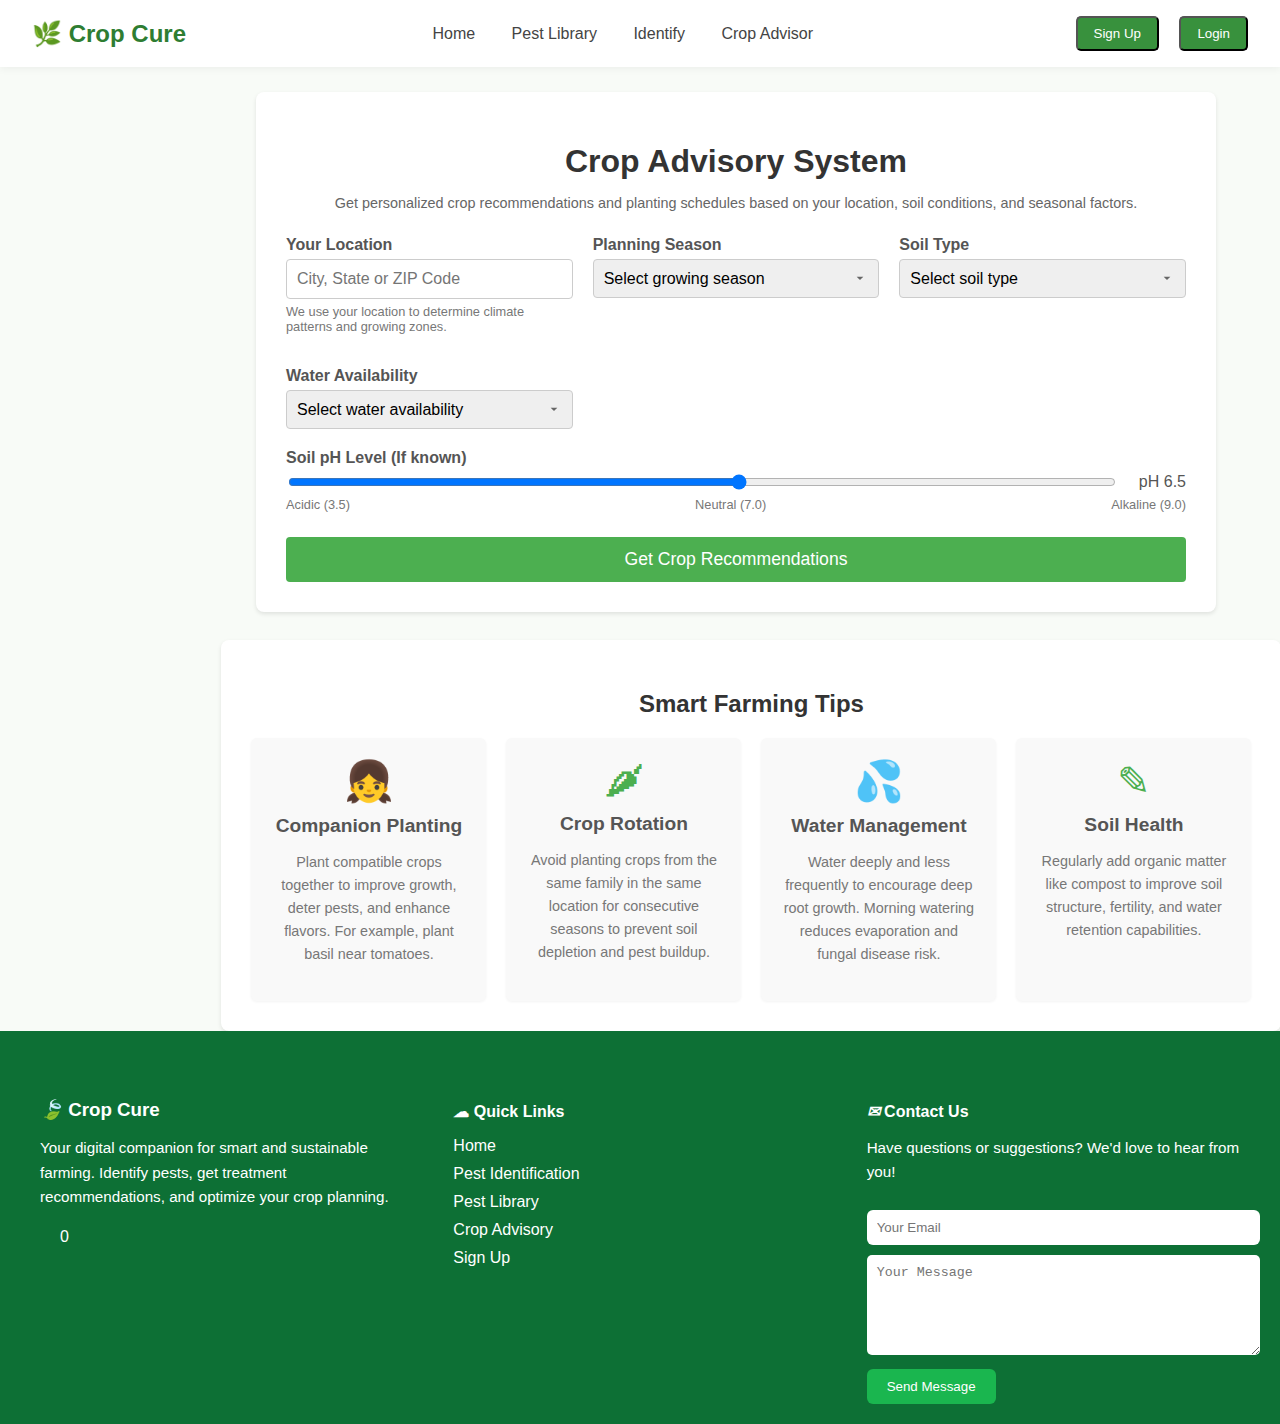
<file: crop-advise.html>
<!DOCTYPE html>
<html lang="en">
<head>
    <meta charset="UTF-8">
    <meta name="viewport" content="width=device-width, initial-scale=1.0">
    <title>Crop Advisory System</title>
    <link rel="stylesheet" href="crop-advise.css">
</head>
<body>
    <header>
        <div class="navbar">
          <div class="logo">🌿 Crop Cure</div>
          <nav>
            <a href="index.html">Home</a>
            <a href="pest.html">Pest Library</a>
            <a href="identify.html">Identify</a>
            <a href="crop-advise.html">Crop Advisor</a>
          </nav>
          <div class="auth-buttons">
            <button href="signup.html" class="signup"  >Sign Up</button>
            <button class="login">Login</button>
          </div>
        </div>
      </header>
    
    <div class="container">
        <header>
            <h1>Crop Advisory System</h1>
            <p>Get personalized crop recommendations and planting schedules based on your location, soil conditions, and seasonal factors.</p>
        </header>

        <section class="input-fields">
            <div class="location">
                <label for="location">Your Location</label>
                <input type="text" id="location" placeholder="City, State or ZIP Code">
                <p class="note">We use your location to determine climate patterns and growing zones.</p>
            </div>

            <div class="season">
                <label for="season">Planning Season</label>
                <select id="season">
                    <option value="" disabled selected>Select growing season</option>
                    <option value="kharif">Kharif (Monsoon)</option>
                    <option value="rabi">Rabi (Winter)</option>
                    <option value="zaid">Zaid (Summer)</option>
                    </select>
            </div>

            <div class="soil-type">
                <label for="soil">Soil Type</label>
                <select id="soil">
                    <option value="" disabled selected>Select soil type</option>
                    <option value="alluvial">Alluvial</option>
                    <option value="black">Black</option>
                    <option value="red">Red</option>
                    <option value="laterite">Laterite</option>
                    <option value="sandy">Sandy</option>
                    <option value="loamy">Loamy</option>
                    </select>
            </div>

            <div class="water-availability">
                <label for="water">Water Availability</label>
                <select id="water">
                    <option value="" disabled selected>Select water availability</option>
                    <option value="high">High</option>
                    <option value="medium">Medium</option>
                    <option value="low">Low</option>
                    </select>
            </div>

            <div class="soil-ph">
                <label for="ph">Soil pH Level (If known)</label>
                <div class="ph-slider-container">
                    <input type="range" id="ph" min="3.5" max="9.0" step="0.1" value="6.5">
                    <span id="ph-value">pH 6.5</span>
                </div>
                <div class="ph-labels">
                    <span>Acidic (3.5)</span>
                    <span>Neutral (7.0)</span>
                    <span>Alkaline (9.0)</span>
                </div>
            </div>
        </section>

        <button class="recommendation-button" id="getRecommendations">Get Crop Recommendations</button>
    </div>
    <section class="smart-farming-tips">
        <h2>Smart Farming Tips</h2>
        <div class="tips-container">
            <div class="tip-card">
                <div class="icon">&#128103;</div>
                <h3>Companion Planting</h3>
                <p>Plant compatible crops together to improve growth, deter pests, and enhance flavors. For example, plant basil near tomatoes.</p>
            </div>
            <div class="tip-card">
                <div class="icon">&#127798;</div>
                <h3>Crop Rotation</h3>
                <p>Avoid planting crops from the same family in the same location for consecutive seasons to prevent soil depletion and pest buildup.</p>
            </div>
            <div class="tip-card">
                <div class="icon">&#128166;</div>
                <h3>Water Management</h3>
                <p>Water deeply and less frequently to encourage deep root growth. Morning watering reduces evaporation and fungal disease risk.</p>
            </div>
            <div class="tip-card">
                <div class="icon">&#9998;</div>
                <h3>Soil Health</h3>
                <p>Regularly add organic matter like compost to improve soil structure, fertility, and water retention capabilities.</p>
            </div>
        </div>
    </section>
    <footer class="footer">
        <div class="footer-container">
          <div class="footer-section about">
            <h3><i class="leaf-icon">🍃</i> Crop Cure</h3>
            <p>Your digital companion for smart and sustainable farming. Identify pests, get treatment recommendations, and optimize your crop planning.</p>
            <div class="social-icons">
              <a href="#"><i class="fab fa-facebook"></i></a>
              <a href="#"><i class="fab fa-twitter"></i></a>
         0     <a href="#"><i class="fab fa-instagram"></i></a>
            </div>
          </div>
      
          <div class="footer-section links">
            <h4><i class="cloud-icon">☁</i> Quick Links</h4>
            <ul>
              <li><a href="index.html">Home</a></li>
              <li><a href="identify.html">Pest Identification</a></li>
              <li><a href="pest.html">Pest Library</a></li>
              <li><a href="crop-advise.html">Crop Advisory</a></li>
              <li><a href="signup.html">Sign Up</a></li>
            </ul>
          </div>
      
          <div class="footer-section contact">
            <h4><i class="envelope-icon">✉</i> Contact Us</h4>
            <p>Have questions or suggestions? We'd love to hear from you!</p>
            <form>
              <input type="email" placeholder="Your Email" required>
              <textarea placeholder="Your Message" required></textarea>
              <button type="submit">Send Message</button>
            </form>
          </div>
        </div>
        <div class="footer-bottom">
        </div>
      </footer>

    <script src="script.js"></script>
</body>
</html>
</file>
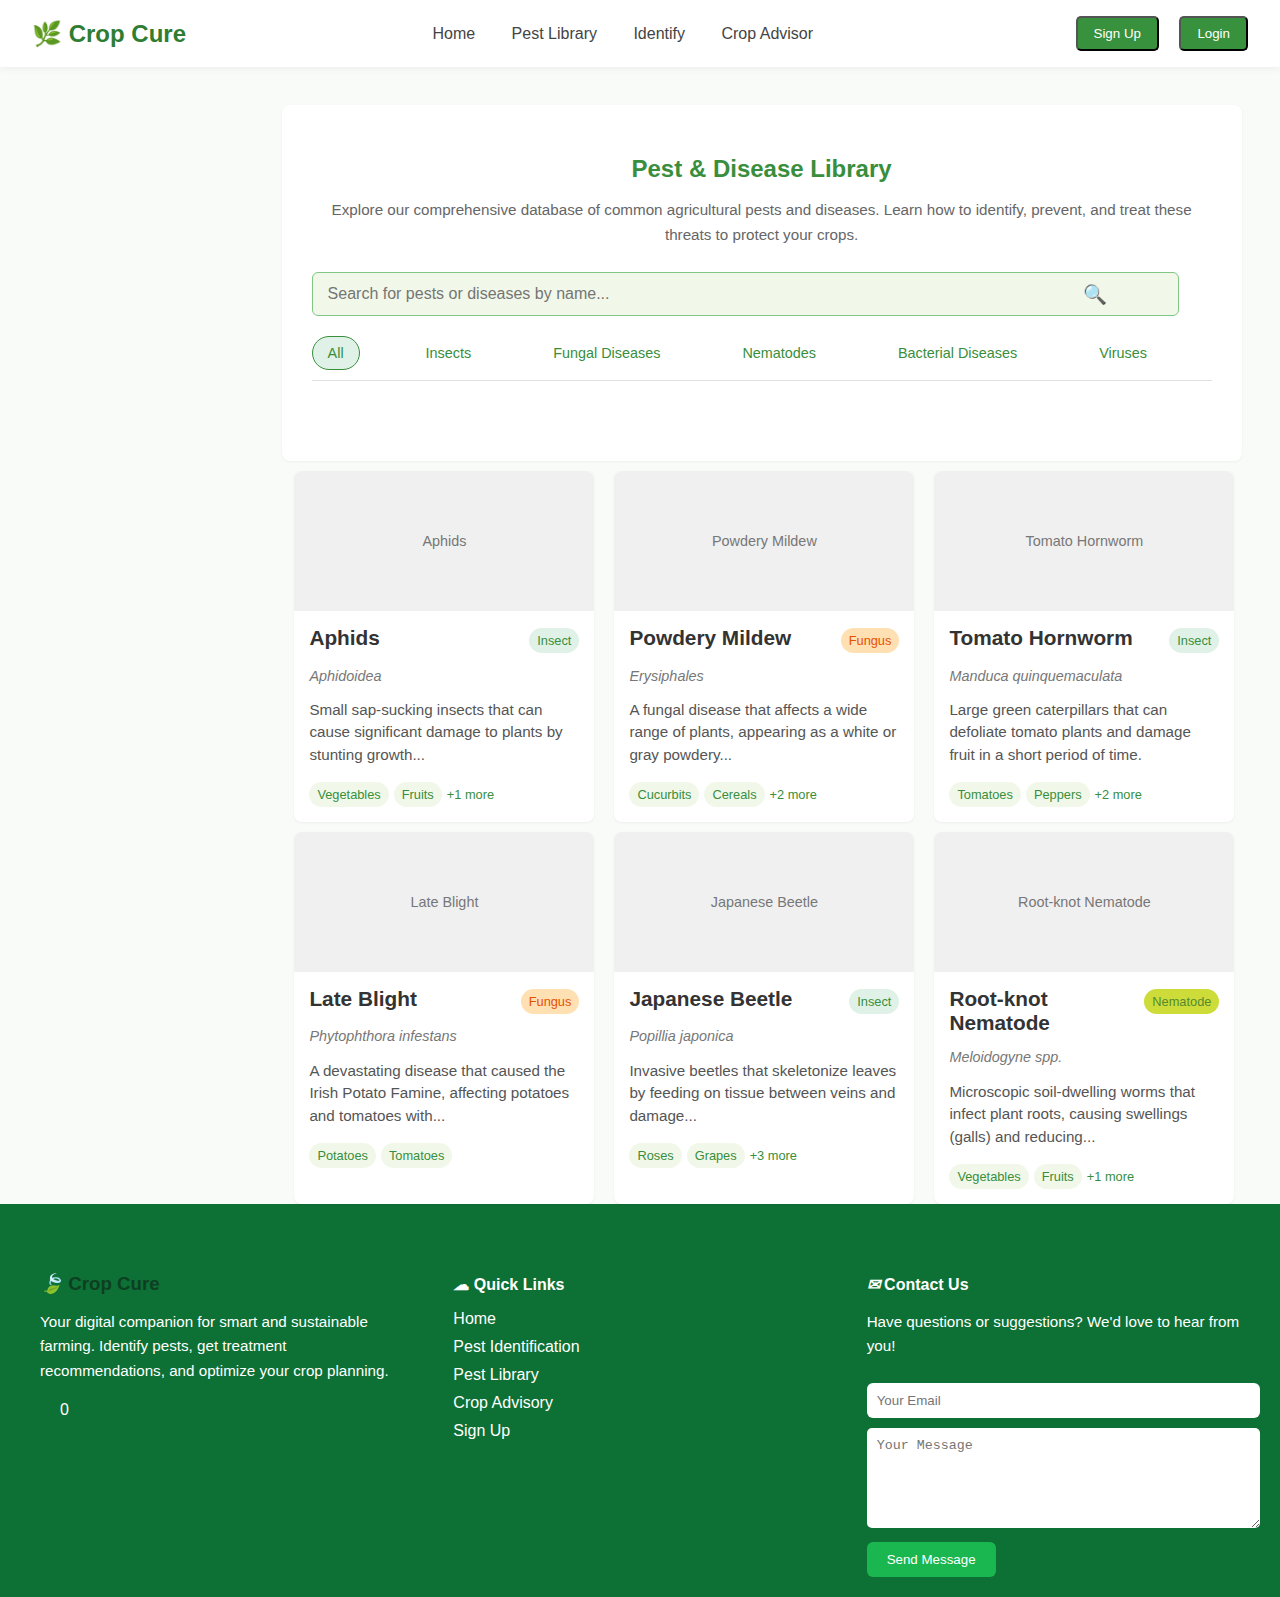
<file: pest.html>
<!DOCTYPE html>
<html lang="en">
<head>
    <meta charset="UTF-8">
    <meta name="viewport" content="width=device-width, initial-scale=1.0">
    <title>Pest & Disease Library</title>
    <link rel="stylesheet" href="pest.css">
</head>
<body>
    <header>
        <div class="navbar">
          <div class="logo">🌿 Crop Cure</div>
          <nav>
            <a href="index.html">Home</a>
            <a href="pest.html">Pest Library</a>
            <a href="identify.html">Identify</a>
            <a href="crop-advise.html">Crop Advisor</a>
          </nav>
          <div class="auth-buttons">
            <button href="signup.html" class="signup">Sign Up</button>
            <button class="login">Login</button>
          </div>
        </div>
      </header>
    <section class="pest-disease-library">
        <h2>Pest & Disease Library</h2>
        <p class="description">Explore our comprehensive database of common agricultural pests and diseases. Learn how to identify, prevent, and treat these threats to protect your crops.</p>

        <div class="search-bar">
            <input type="text" placeholder="Search for pests or diseases by name...">
            <span class="search-icon">&#128269;</span>
        </div>

        <ul class="category-filters">
            <li class="active" data-category="all">All</li>
            <li data-category="insects">Insects</li>
            <li data-category="fungal-diseases">Fungal Diseases</li>
            <li data-category="nematodes">Nematodes</li>
            <li data-category="bacterial-diseases">Bacterial Diseases</li>
            <li data-category="viruses">Viruses</li>
        </ul>

        <div class="results-container">
            </div>
    </section>
    <div class="card-container">
        <div class="pest-disease-card">
            <div class="image-placeholder">Aphids</div>
            <div class="card-content">
                <div class="title-tag">
                    <h3>Aphids</h3>
                    <span class="tag insect">Insect</span>
                </div>
                <p class="scientific-name">Aphidoidea</p>
                <p class="description">Small sap-sucking insects that can cause significant damage to plants by stunting growth...</p>
                <div class="affected-crops">
                    <span class="crop">Vegetables</span>
                    <span class="crop">Fruits</span>
                    <button class="more-crops">+1 more</button>
                </div>
            </div>
        </div>

        <div class="pest-disease-card">
            <div class="image-placeholder">Powdery Mildew</div>
            <div class="card-content">
                <div class="title-tag">
                    <h3>Powdery Mildew</h3>
                    <span class="tag fungus">Fungus</span>
                </div>
                <p class="scientific-name">Erysiphales</p>
                <p class="description">A fungal disease that affects a wide range of plants, appearing as a white or gray powdery...</p>
                <div class="affected-crops">
                    <span class="crop">Cucurbits</span>
                    <span class="crop">Cereals</span>
                    <button class="more-crops">+2 more</button>
                </div>
            </div>
        </div>

        <div class="pest-disease-card">
            <div class="image-placeholder">Tomato Hornworm</div>
            <div class="card-content">
                <div class="title-tag">
                    <h3>Tomato Hornworm</h3>
                    <span class="tag insect">Insect</span>
                </div>
                <p class="scientific-name">Manduca quinquemaculata</p>
                <p class="description">Large green caterpillars that can defoliate tomato plants and damage fruit in a short period of time.</p>
                <div class="affected-crops">
                    <span class="crop">Tomatoes</span>
                    <span class="crop">Peppers</span>
                    <button class="more-crops">+2 more</button>
                </div>
            </div>
        </div>
    </div>
   

<!DOCTYPE html>
<html lang="en">
<head>
    <meta charset="UTF-8">
    <meta name="viewport" content="width=device-width, initial-scale=1.0">
    <title>Pest & Disease Cards</title>
    <link rel="stylesheet" href="style.css">
</head>
<body>
    <div class="card-container">
        <div class="pest-disease-card">
            <div class="image-placeholder">Late Blight</div>
            <div class="card-content">
                <div class="title-tag">
                    <h3>Late Blight</h3>
                    <span class="tag fungus">Fungus</span>
                </div>
                <p class="scientific-name">Phytophthora infestans</p>
                <p class="description">A devastating disease that caused the Irish Potato Famine, affecting potatoes and tomatoes with...</p>
                <div class="affected-crops">
                    <span class="crop">Potatoes</span>
                    <span class="crop">Tomatoes</span>
                </div>
            </div>
        </div>

        <div class="pest-disease-card">
            <div class="image-placeholder">Japanese Beetle</div>
            <div class="card-content">
                <div class="title-tag">
                    <h3>Japanese Beetle</h3>
                    <span class="tag insect">Insect</span>
                </div>
                <p class="scientific-name">Popillia japonica</p>
                <p class="description">Invasive beetles that skeletonize leaves by feeding on tissue between veins and damage...</p>
                <div class="affected-crops">
                    <span class="crop">Roses</span>
                    <span class="crop">Grapes</span>
                    <button class="more-crops">+3 more</button>
                </div>
            </div>
        </div>

        <div class="pest-disease-card">
            <div class="image-placeholder">Root-knot Nematode</div>
            <div class="card-content">
                <div class="title-tag">
                    <h3>Root-knot Nematode</h3>
                    <span class="tag nematode">Nematode</span>
                </div>
                <p class="scientific-name">Meloidogyne spp.</p>
                <p class="description">Microscopic soil-dwelling worms that infect plant roots, causing swellings (galls) and reducing...</p>
                <div class="affected-crops">
                    <span class="crop">Vegetables</span>
                    <span class="crop">Fruits</span>
                    <button class="more-crops">+1 more</button>
                </div>
            </div>
        </div>
    </div>
    <footer class="footer">
        <div class="footer-container">
          <div class="footer-section about">
            <h3><i class="leaf-icon">🍃</i> Crop Cure</h3>
            <p>Your digital companion for smart and sustainable farming. Identify pests, get treatment recommendations, and optimize your crop planning.</p>
            <div class="social-icons">
              <a href="#"><i class="fab fa-facebook"></i></a>
              <a href="#"><i class="fab fa-twitter"></i></a>
         0     <a href="#"><i class="fab fa-instagram"></i></a>
            </div>
          </div>
      
          <div class="footer-section links">
            <h4><i class="cloud-icon">☁</i> Quick Links</h4>
            <ul>
              <li><a href="index.html">Home</a></li>
              <li><a href="identify.html">Pest Identification</a></li>
              <li><a href="pest.html">Pest Library</a></li>
              <li><a href="crop-advise.html">Crop Advisory</a></li>
              <li><a href="signup.html">Sign Up</a></li>
            </ul>
          </div>
      
          <div class="footer-section contact">
            <h4><i class="envelope-icon">✉</i> Contact Us</h4>
            <p>Have questions or suggestions? We'd love to hear from you!</p>
            <form>
              <input type="email" placeholder="Your Email" required>
              <textarea placeholder="Your Message" required></textarea>
              <button type="submit">Send Message</button>
            </form>
          </div>
        </div>
        <div class="footer-bottom">
        </div>
      </footer>


    <script src="script.js"></script>
</body>
</html>
</file>
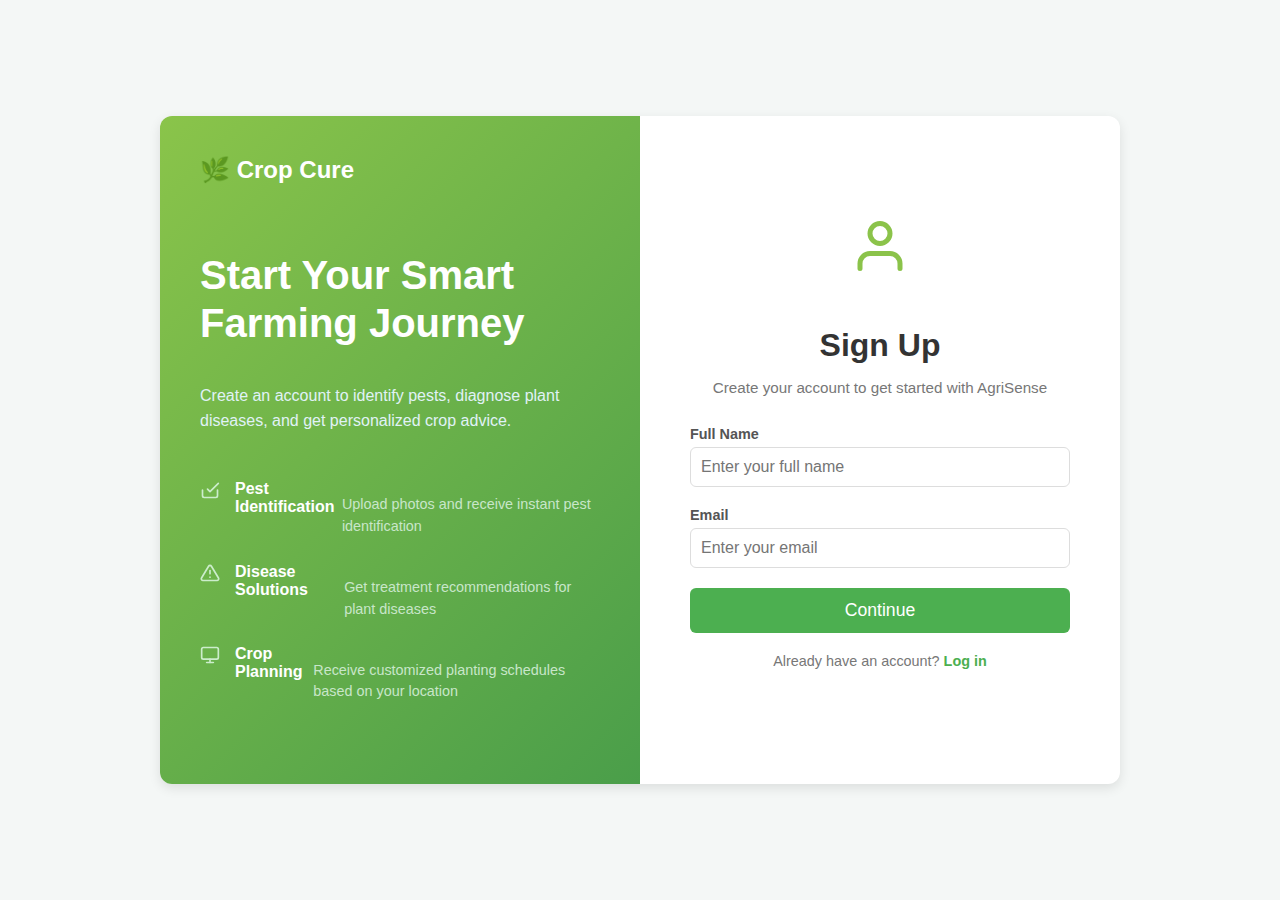
<file: signup.html>
<!DOCTYPE html>
<html lang="en">
<head>
    <meta charset="UTF-8">
    <meta name="viewport" content="width=device-width, initial-scale=1.0">
    <title>CropCure - Smart Farming</title>
    <link rel="stylesheet" href="signup.css">
</head>
<body>
    <div class="container">
        <div class="left-section">
            <div class="logo">🌿 Crop Cure</div>
            <h1>Start Your Smart Farming Journey</h1>
            <p>Create an account to identify pests, diagnose plant diseases, and get personalized crop advice.</p>
            <ul>
                <li>
                    <svg viewBox="0 0 24 24" fill="none" stroke="currentColor" stroke-width="2" stroke-linecap="round" stroke-linejoin="round"><polyline points="9 11 12 14 22 4"></polyline><path d="M21 12v7a2 2 0 0 1-2 2H5a2 2 0 0 1-2-2v-7"></path></svg>
                    <span>Pest Identification</span>
                    <p>Upload photos and receive instant pest identification</p>
                </li>
                <li>
                    <svg viewBox="0 0 24 24" fill="none" stroke="currentColor" stroke-width="2" stroke-linecap="round" stroke-linejoin="round"><path d="M10.29 3.86L1.82 18a2 2 0 0 0 1.71 3h16.94a2 2 0 0 0 1.71-3L13.71 3.86a2 2 0 0 0-3.42 0z"></path><line x1="12" y1="9" x2="12" y2="13"></line><line x1="12" y1="17" x2="12.01" y2="17"></line></svg>
                    <span>Disease Solutions</span>
                    <p>Get treatment recommendations for plant diseases</p>
                </li>
                <li>
                    <svg viewBox="0 0 24 24" fill="none" stroke="currentColor" stroke-width="2" stroke-linecap="round" stroke-linejoin="round"><rect x="2" y="3" width="20" height="14" rx="2" ry="2"></rect><line x1="8" y1="21" x2="16" y2="21"></line><line x1="12" y1="17" x2="12" y2="21"></line></svg>
                    <span>Crop Planning</span>
                    <p>Receive customized planting schedules based on your location</p>
                </li>
            </ul>
        </div>
        <div class="right-section">
            <div class="signup-card">
                <div class="user-icon">
                    <svg viewBox="0 0 24 24" fill="none" stroke="currentColor" stroke-width="2" stroke-linecap="round" stroke-linejoin="round"><path d="M20 21v-2a4 4 0 0 0-4-4H8a4 4 0 0 0-4 4v2"></path><circle cx="12" cy="7" r="4"></circle></svg>
                </div>
                <h2>Sign Up</h2>
                <p class="tagline">Create your account to get started with AgriSense</p>
                <form>
                    <div class="form-group">
                        <label for="fullName">Full Name</label>
                        <input type="text" id="fullName" placeholder="Enter your full name">
                    </div>
                    <div class="form-group">
                        <label for="email">Email</label>
                        <input type="email" id="email" placeholder="Enter your email">
                    </div>
                    <button type="submit" class="primary-button">Continue</button>
                </form>
                <p class="login-link">Already have an account? <a href="Login">Log in</a></p>
            </div>
        </div>
    </div>

    <script src="script.js"></script>
</body>
</html>
</file>
<file: crop-advise.css>
body {
    margin: 0;
    font-family: 'Segoe UI', sans-serif;
    background: #f8fbf7;
    color: #222;
  }
  
  .navbar {
    display: flex;
    justify-content: space-between;
    align-items: center;
    padding: 1rem 2rem;
    background: #fff;
    box-shadow: 0 2px 8px rgba(0,0,0,0.05);
  }
  
  .logo {
    font-size: 1.5rem;
    font-weight: bold;
    color: #2e7d32;
  }
  
  nav a {
    margin: 0 1rem;
    text-decoration: none;
    color: #444;
  }
  
  .auth-buttons button {
    margin-left: 1rem;
    padding: 0.5rem 1rem;
    background-color: #38913d;
    border-radius: 5px;
    cursor: pointer;
    color: white;
  }
  
  .signup {
    background-color: #38913d;
    color: white;
  }
  .signup :hover {
    background-color: #0d7035;
  }
  

.container {
    background-color: #fff;
    padding: 30px;
    align-items: center;
    border-radius: 8px;
    box-shadow: 0 2px 4px rgba(0, 0, 0, 0.1);
    width: 80%;
    max-width: 900px;
    justify-content: center;
    margin-left: 20%;
}

header {
    text-align: center;
    margin-bottom: 25px;
}

header h1 {
    color: #333;
    margin-bottom: 5px;
}

header p {
    color: #666;
    font-size: 0.9em;
}

.input-fields {
    display: grid;
    grid-template-columns: repeat(auto-fit, minmax(250px, 1fr));
    gap: 20px;
    margin-bottom: 25px;
}

.input-fields > div {
    display: flex;
    flex-direction: column;
}

label {
    font-weight: bold;
    margin-bottom: 5px;
    color: #555;
}

input[type="text"],
select {
    padding: 10px;
    border: 1px solid #ccc;
    border-radius: 4px;
    font-size: 1em;
}

select {
    appearance: none; /* Remove default arrow */
    background-image: url('data:image/svg+xml;charset=UTF-8,<svg fill="%23666" viewBox="0 0 24 24" xmlns="http://www.w3.org/2000/svg"><path d="M7 10l5 5 5-5z"/><path d="M0 0h24v24H0z" fill="none"/></svg>');
    background-repeat: no-repeat;
    background-position: right 10px center;
    background-size: 16px;
}

.note {
    font-size: 0.8em;
    color: #777;
    margin-top: 5px;
}

.soil-ph {
    grid-column: 1 / -1; /* Span across all columns */
}

.ph-slider-container {
    display: flex;
    align-items: center;
}

input[type="range"] {
    flex-grow: 1;
    margin-right: 10px;
}

#ph-value {
    width: 60px;
    text-align: right;
    color: #555;
}

.ph-labels {
    display: flex;
    justify-content: space-between;
    font-size: 0.8em;
    color: #777;
    margin-top: 5px;
}

.recommendation-button {
    background-color: #4CAF50;
    color: white;
    padding: 12px 20px;
    border: none;
    border-radius: 4px;
    cursor: pointer;
    font-size: 1.1em;
    width: 100%;
    transition: background-color 0.3s ease;
}

.recommendation-button:hover {
    background-color: #45a049;
}

@media (max-width: 600px) {
    .input-fields {
        grid-template-columns: 1fr;
    }
}
.smart-farming-tips {
    background-color: #fff;
    padding: 30px;
    border-radius: 8px;
    box-shadow: 0 2px 4px rgba(0, 0, 0, 0.1);
    width: 90%;
    max-width: 1000px;
    text-align: center;
    margin-left: 17.3%;
    margin-top: 28px;
}

.smart-farming-tips h2 {
    color: #333;
    margin-bottom: 20px;
}

.tips-container {
    display: grid;
    grid-template-columns: repeat(auto-fit, minmax(200px, 1fr));
    gap: 20px;
    margin-top: 20px;
}

.tip-card {
    background-color: #f9f9f9;
    padding: 20px;
    border-radius: 6px;
    box-shadow: 0 1px 3px rgba(0, 0, 0, 0.05);
    text-align: center;
}

.icon {
    font-size: 2.5em;
    color: #4CAF50; /* Example green color */
    margin-bottom: 10px;
}

.tip-card h3 {
    color: #555;
    margin-top: 0;
    margin-bottom: 10px;
    font-size: 1.2em;
}

.tip-card p {
    color: #777;
    font-size: 0.9em;
    line-height: 1.6;
}

@media (max-width: 600px) {
    .tips-container {
        grid-template-columns: 1fr;
    }
}
.footer {
    background: #146837;
    color: white;
    display: flex;
    flex-wrap: wrap;
    justify-content: space-around;
    padding: 40px 20px;
  }
  
  .footer-col {
    max-width: 300px;
  }
  
  .footer-col h3 {
    margin-bottom: 15px;
  }
  
  .footer-col ul {
    list-style: none;
    padding: 0;
  }
  
  .footer-col ul li {
    margin: 8px 0;
  }
  
  .footer input[type="email"] {
    margin-top: 10px;
    padding: 10px;
    border: none;
    border-radius: 6px;
    width: 100%;
  }
  .footer {
    background-color: #0d7035;
    color: white;
    padding: 50px 20px 20px;
    font-family: Arial, sans-serif;
  }
  
  .footer-container {
    display: flex;
    flex-wrap: wrap;
    justify-content: space-between;
    max-width: 1200px;
    margin: auto;
    gap: 40px;
  }
  
  .footer-section {
    flex: 1;
    min-width: 250px;
  }
  
  .footer-section h3,
  .footer-section h4 {
    font-weight: bold;
    margin-bottom: 15px;
  }
  
  .footer-section p {
    font-size: 0.95em;
    line-height: 1.6;
  }
  
  .social-icons a {
    margin-right: 10px;
    color: white;
    font-size: 1.2em;
    text-decoration: none;
  }
  
  .footer-section ul {
    list-style: none;
    padding: 0;
  }
  
  .footer-section ul li {
    margin-bottom: 10px;
  }
  
  .footer-section ul li a {
    color: white;
    text-decoration: none;
  }
  
  .footer-section ul li a:hover {
    text-decoration: underline;
  }
  
  .footer-section form input,
  .footer-section form textarea {
    width: 100%;
    margin-bottom: 10px;
    padding: 10px;
    border: none;
    border-radius: 5px;
  }
  
  .footer-section form textarea {
    height: 80px;
  }
  
  .footer-section form button {
    background-color: #1ab64f;
    color: white;
    border: none;
    padding: 10px 20px;
    border-radius: 6px;
    cursor: pointer;
    transition: background-color 0.3s;
  }
  
  .footer-section form button:hover {
    background-color: #149d41;
  }
  
  .footer-bottom {
    text-align: center;
    margin-top: 40px;
    font-size: 0.9em;
    border-top: 1px solid #15733c;
    padding-top: 20px;
  }
</file>
<file: pest.css>
body {
    margin: 0;
    font-family: 'Segoe UI', sans-serif;
    background: #f8fbf7;
    color: #222;
  }
  
  .navbar {
    display: flex;
    justify-content: space-between;
    align-items: center;
    padding: 1rem 2rem;
    background: #fff;
    box-shadow: 0 2px 8px rgba(0,0,0,0.05);
  }
  
  .logo {
    font-size: 1.5rem;
    font-weight: bold;
    color: #2e7d32;
  }
  
  nav a {
    margin: 0 1rem;
    text-decoration: none;
    color: #444;
  }
  
  .auth-buttons button {
    margin-left: 1rem;
    padding: 0.5rem 1rem;
    background-color: #38913d;
    border-radius: 5px;
    cursor: pointer;
    color: white;
  }
  
  .signup {
    background-color: #38913d;
    color: white;
  }
  .signup :hover {
    background-color: #0d7035;
  }

  .pest-disease-library {
    background-color: white;
    padding: 30px;
    border-radius: 8px;
    box-shadow: 0 1px 3px rgba(0, 0, 0, 0.05); 
    width: 150%;
    max-width: 900px;
    text-align: center;
    margin-top: 3%;
    margin-left: 22%;
}

.pest-disease-library h2 {
    color: #388e3c;
    margin-bottom: 10px;
}

.pest-disease-library .description {
    color: #666;
    font-size: 0.95em;
    line-height: 1.6;
    margin-bottom: 25px;
}

.search-bar {
    position: relative;
    margin-bottom: 20px;
    margin-right: 10%;
}

.search-bar input[type="text"] {
    width: 100%;
    padding: 12px 40px 12px 15px;
    border: 1px solid #81c784; 
    border-radius: 6px;
    font-size: 1em;
    outline: none;
    background-color: #f1f8e9; 
}

.search-bar .search-icon {
    position: absolute;
    align-items: end;
    top: 50%;
    right: 15px;
    transform: translateY(-50%);
    color: #388e3c;
    font-size: 1.2em;
}

.category-filters {
    list-style: none;
    padding: 0;
    margin: 0;
    display: flex;
    justify-content: flex-start; 
    align-items: center;
    gap: 50px;
    margin-bottom: 20px;
    padding-bottom: 10px;
    border-bottom: 1px solid #e0e0e0; 
    overflow-x: auto;
}
.category-filters li {
    padding: 8px 15px;
    border-radius: 20px;
    background-color: transparent; 
    color: #388e3c; 
    cursor: pointer;
    font-size: 0.9em;
    transition: background-color 0.3s ease, color 0.3s ease;
    border: 1px solid transparent; 
}

.category-filters li.active {
    background-color: #e0f2e7; /* Very light green active background */
    color: #388e3c;
    border: 1px solid #388e3c; /* Green border for active */
}

.category-filters li:hover {
    background-color: #f1f8e9; /* Very light green hover background */
}

.results-container {
    text-align: left;
    padding: 15px 0;
}
.card-container {
    display: flex;
    gap: 20px;
    margin-left: 23%;
    margin-top: 10px;
}

.pest-disease-card {
    background-color: #fff;
    border-radius: 8px;
    box-shadow: 0 1px 3px rgba(0, 0, 0, 0.05);
    width: 300px;
    overflow: hidden;
}

.image-placeholder {
    background-color: #f0f0f0;
    height: 120px;
    display: flex;
    justify-content: center;
    align-items: center;
    color: #777;
    font-size: 0.9em;
    padding: 10px; 
}

.card-content {
    padding: 15px;
}

.title-tag {
    display: flex;
    justify-content: space-between;
    align-items: baseline;
    margin-bottom: 8px;
}

.title-tag h3 {
    color: #333;
    margin: 0;
    font-size: 1.3em;
}

.tag {
    background-color: #e0f2e7; /* Light green background for tags */
    color: #388e3c; /* Green text for tags */
    padding: 5px 8px;
    border-radius: 15px;
    font-size: 0.8em;
    text-transform: capitalize;
}

.fungus {
    background-color: #ffe0b2; /* Light orange for fungus */
    color: #e65100; /* Dark orange for fungus */
}

.scientific-name {
    color: #777;
    font-style: italic;
    font-size: 0.9em;
    margin-bottom: 10px;
}

.description {
    color: #555;
    font-size: 0.95em;
    line-height: 1.5;
    margin-bottom: 15px;
}

.affected-crops {
    display: flex;
    align-items: center;
    flex-wrap: wrap;
    gap: 5px;
}

.crop {
    background-color: #f1f8e9; /* Very light green for crops */
    color: #388e3c;
    padding: 5px 8px;
    border-radius: 15px;
    font-size: 0.8em;
}

.more-crops {
    background-color: transparent;
    color: #388e3c;
    border: none;
    padding: 5px 0;
    font-size: 0.8em;
    cursor: pointer;
    outline: none;
}

.more-crops:hover {
    text-decoration: underline;
}
.card-container {
    display: flex;
    gap: 20px;
}

.pest-disease-card {
    background-color: #fff;
    border-radius: 8px;
    box-shadow: 0 1px 3px rgba(0, 0, 0, 0.05);
    width: 300px;
    overflow: hidden; /* Clip content that goes outside rounded corners */
}

.image-placeholder {
    background-color: #f0f0f0; /* Placeholder color for image */
    height: 120px;
    display: flex;
    justify-content: center;
    align-items: center;
    color: #777;
    font-size: 0.9em;
    padding: 10px; /* Ensure some space if text overflows slightly */
}

.card-content {
    padding: 15px;
}

.title-tag {
    display: flex;
    justify-content: space-between;
    align-items: baseline;
    margin-bottom: 8px;
}

.title-tag h3 {
    color: #333;
    margin: 0;
    font-size: 1.3em;
}

.tag {
    background-color: #e0f2e7; /* Light green background for tags */
    color: #388e3c; /* Green text for tags */
    padding: 5px 8px;
    border-radius: 15px;
    font-size: 0.8em;
    text-transform: capitalize;
}

.fungus {
    background-color: #ffe0b2; /* Light orange for fungus */
    color: #e65100; /* Dark orange for fungus */
}

/* New style for Nematode tag */
.nematode {
    background-color: #cddc39; /* Light olive green for nematode */
    color: #558b2f; /* Darker olive green for nematode */
}

.scientific-name {
    color: #777;
    font-style: italic;
    font-size: 0.9em;
    margin-bottom: 10px;
}

.description {
    color: #555;
    font-size: 0.95em;
    line-height: 1.5;
    margin-bottom: 15px;
}

.affected-crops {
    display: flex;
    align-items: center;
    flex-wrap: wrap;
    gap: 5px;
}

.crop {
    background-color: #f1f8e9; /* Very light green for crops */
    color: #388e3c;
    padding: 5px 8px;
    border-radius: 15px;
    font-size: 0.8em;
}

.more-crops {
    background-color: transparent;
    color: #388e3c;
    border: none;
    padding: 5px 0;
    font-size: 0.8em;
    cursor: pointer;
    outline: none;
}

.more-crops:hover {
    text-decoration: underline;
}
  .footer {
    background: #146837;
    color: white;
    display: flex;
    flex-wrap: wrap;
    justify-content: space-around;
    padding: 40px 20px;
  }
  
  .footer-col {
    max-width: 300px;
  }
  
  .footer-col h3 {
    margin-bottom: 15px;
  }
  
  .footer-col ul {
    list-style: none;
    padding: 0;
  }
  
  .footer-col ul li {
    margin: 8px 0;
  }
  
  .footer input[type="email"] {
    margin-top: 10px;
    padding: 10px;
    border: none;
    border-radius: 6px;
    width: 100%;
  }
  .footer {
    background-color: #0d7035;
    color: white;
    padding: 50px 20px 20px;
    font-family: Arial, sans-serif;
  }
  
  .footer-container {
    display: flex;
    flex-wrap: wrap;
    justify-content: space-between;
    max-width: 1200px;
    margin: auto;
    gap: 40px;
  }
  
  .footer-section {
    flex: 1;
    min-width: 250px;
  }
  
  .footer-section h3,
  .footer-section h4 {
    font-weight: bold;
    margin-bottom: 15px;
  }
  
  .footer-section p {
    font-size: 0.95em;
    line-height: 1.6;
  }
  
  .social-icons a {
    margin-right: 10px;
    color: white;
    font-size: 1.2em;
    text-decoration: none;
  }
  
  .footer-section ul {
    list-style: none;
    padding: 0;
  }
  
  .footer-section ul li {
    margin-bottom: 10px;
  }
  
  .footer-section ul li a {
    color: white;
    text-decoration: none;
  }
  
  .footer-section ul li a:hover {
    text-decoration: underline;
  }
  
  .footer-section form input,
  .footer-section form textarea {
    width: 100%;
    margin-bottom: 10px;
    padding: 10px;
    border: none;
    border-radius: 5px;
  }
  
  .footer-section form textarea {
    height: 80px;
  }
  
  .footer-section form button {
    background-color: #1ab64f;
    color: white;
    border: none;
    padding: 10px 20px;
    border-radius: 6px;
    cursor: pointer;
    transition: background-color 0.3s;
  }
  
  .footer-section form button:hover {
    background-color: #149d41;
  }
  
  .footer-bottom {
    text-align: center;
    margin-top: 40px;
    font-size: 0.9em;
    border-top: 1px solid #15733c;
    padding-top: 20px;
  }
</file>
<file: style.css>
body {
    margin: 0;
    font-family: 'Segoe UI', sans-serif;
    background: #f8fbf7;
    color: #222;
  }
  
  .navbar {
    display: flex;
    justify-content: space-between;
    align-items: center;
    padding: 1rem 2rem;
    background: #fff;
    box-shadow: 0 2px 8px rgba(0,0,0,0.05);
  }
  
  .logo {
    font-size: 1.5rem;
    font-weight: bold;
    color: #2e7d32;
  }
  
  nav a {
    margin: 0 1rem;
    text-decoration: none;
    color: #444;
  }
  
  .auth-buttons button {
    margin-left: 1rem;
    padding: 0.5rem 1rem;
    background-color: #38913d;
    border-radius: 5px;
    cursor: pointer;
    color: white;
  }
  
  .signup {
    background-color: #38913d;
    color: white;
  }
  .signup :hover {
    background-color: #0d7035;
  }
  
  .hero-section {  
    display: flex;
    align-items: center;
    justify-content: space-between;
    padding: 4rem 2rem;
    background-color: whitesmoke;
    background-image: url("[data-uri]");
    background-blend-mode: overlay;
    
  }

  img {
    width :600px;
    height :300px;
    border-radius: 25px;
    border-color: white;
  }
  
  .hero-text {
    max-width: 50%;
  }
  
  .tagline {
    display: inline-block;
    background: #e0f2e9;
    padding: 0.25rem 1rem;
    border-radius: 20px;
    color: #2e7d32;
    margin-bottom: 1rem;
    font-weight: bold;
  }
  
  .hero-text h1 {
    font-size: 3rem;
    margin: 0.5rem 0;
    color:rgb(88,129,87) ;

  }
  
  .highlight {
    color: rgb(25, 27, 24);
  }
  
  .hero-text p {
    font-size: 1.2rem;
    margin: 1rem 0;
    color: rgb(7, 7, 7);
  }
  
  .cta-buttons button {
    padding: 0.75rem 1.5rem;
    border: none;
    border-radius: 8px;
    margin-right: 1rem;
    font-size: 1rem;
    cursor: pointer;
  }
  
  
  .get-started {
    background-color: #2e7d32;
    color: white;
  }
  
  .identify-pests {
    background: white;
    border: 2px solid #2e7d32;
    color: #2e7d32;
  }
  
  .hero-image img {
    width: 450px;
    border-radius: 20px;
    box-shadow: 0 4px 20px rgba(0,0,0,0.1);
  }

  
  
  .container {
    max-width: 1200px;
    margin: auto;
    padding: 40px 20px;
    text-align: center;
  }
  
  h1 {
    font-size: 2.5rem;
    font-weight: bold;
    margin-bottom: 10px;
  }
  
  .subtitle {
    font-size: 1.125rem;
    margin-bottom: 40px;
    color: #4b5563;
  }
  
  .cards {
    display: flex;
    flex-wrap: wrap;
    gap: 20px;
    justify-content: center;
  }
  
  .card {
    background-color: #ffffff;
    border-radius: 12px;
    padding: 30px 20px;
    box-shadow: 0 4px 10px rgba(0,0,0,0.05);
    max-width: 280px;
    flex: 1 1 250px;
    text-align: left;
    transition: transform 0.2s;
  }
  
  .card:hover {
    transform: translateY(-5px);
  }
  
  .icon {
    font-size: 2rem;
    color: #10b981;
    margin-bottom: 15px;
  }
  
  .card h2 {
    font-size: 1.25rem;
    margin-bottom: 10px;
  }
  
  .card p {
    font-size: 1rem;
    color: #374151;
    margin-bottom: 20px;
  }
  
  .card a {
    font-weight: bold;
    color: #10b981;
    text-decoration: none;
    display: inline-flex;
    align-items: center;
  }
  
  .card a:hover {
    text-decoration: underline;
  }
  .cta-section {
    background: linear-gradient(to right, #1e7c2e, #16702a);
    color: white;
    text-align: center;
    padding: 60px 20px;
  }
  
  .cta-section h1 {
    font-size: 2em;
    margin-bottom: 10px;
  }
  
  .cta-section p {
    font-size: 1.1em;
    margin-bottom: 20px;
  }
  
  .cta-button {
    background-color: white;
    color: #16702a;
    border: none;
    padding: 12px 24px;
    font-size: 1em;
    border-radius: 6px;
    cursor: pointer;
    transition: background-color 0.3s;
  }
  
  .cta-button:hover {
    background-color: #e6e6e6;
  }
  
  .testimonial-intro {
    background-color: #ffffff;
    text-align: center;
    padding: 50px 20px;
  }
  
  .testimonial-intro h2 {
    font-size: 1.8em;
    margin-bottom: 10px;
  }
  
  .testimonial-intro p {
    font-size: 1em;
    color: #555;
  }
  h1, h2, h3 {
    color: #0d3f22;
  }
  
  a {
    color: #0a9c4a;
    text-decoration: none;
  }
  
  section {
    padding: 60px 40px;
    text-align: center;
  }
  
  .how-it-works .cards {
    background-color: rgb(240, 253, 244);
    border-bottom-color: rgb(224, 235, 224);
    border-bottom-style: solid;
    border-bottom-width: 0px;
    border-left-color: rgb(224, 235, 224);
    border-left-style: solid;
    border-left-width: 0px;
    border-right-color: rgb(224, 235, 224);
    border-right-style: solid;
    border-right-width: 0px;
    border-top-color: rgb(224, 235, 224);
    border-top-style: solid;
    border-top-width: 0px;
    box-sizing: border-box;
    display: flex;
    flex-wrap: wrap;
    justify-content: center;
    gap: 30px;
    margin-top: 40px;
  }
  
  .card {
    background-color: #f4fdf6;
    border-radius: 10px;
    padding: 30px;
    max-width: 280px;
    box-shadow: 0 2px 8px rgba(0, 0, 0, 0.05);
  }
  
  .card .icon {
    font-size: 2rem;
    margin-bottom: 10px;
  }
  
  .cta {
    background: linear-gradient(to right, #157c3d, #155f35);
    color: white;
  }
  
  .cta button {
    background-color: white;
    color: #157c3d;
    border: none;
    padding: 12px 24px;
    font-size: 1rem;
    border-radius: 8px;
    cursor: pointer;
    margin-top: 20px;
  }
  
  .testimonials {
    background-color: #fff;
  }
  
  .testimonial-cards {
    display: flex;
    gap: 20px;
    justify-content: center;
    flex-wrap: wrap;
    margin-top: 40px;
  }
  
  .testimonial {
    background-color: #eefbf0;
    border-radius: 10px;
    padding: 30px;
    max-width: 300px;
    text-align: left;
    box-shadow: 0 2px 6px rgba(0, 0, 0, 0.05);
  }
  
  .testimonial .quote {
    font-style: italic;
    margin-bottom: 15px;
    font-size: 0.95rem;
  }
  
  .footer {
    background: #146837;
    color: white;
    display: flex;
    flex-wrap: wrap;
    justify-content: space-around;
    padding: 40px 20px;
  }
  
  .footer-col {
    max-width: 300px;
  }
  
  .footer-col h3 {
    margin-bottom: 15px;
  }
  
  .footer-col ul {
    list-style: none;
    padding: 0;
  }
  
  .footer-col ul li {
    margin: 8px 0;
  }
  
  .footer input[type="email"] {
    margin-top: 10px;
    padding: 10px;
    border: none;
    border-radius: 6px;
    width: 100%;
  }
  .footer {
    background-color: #0d7035;
    color: white;
    padding: 50px 20px 20px;
    font-family: Arial, sans-serif;
  }
  
  .footer-container {
    display: flex;
    flex-wrap: wrap;
    justify-content: space-between;
    max-width: 1200px;
    margin: auto;
    gap: 40px;
  }
  
  .footer-section {
    flex: 1;
    min-width: 250px;
  }
  
  .footer-section h3,
  .footer-section h4 {
    font-weight: bold;
    margin-bottom: 15px;
  }
  
  .footer-section p {
    font-size: 0.95em;
    line-height: 1.6;
  }
  
  .social-icons a {
    margin-right: 10px;
    color: white;
    font-size: 1.2em;
    text-decoration: none;
  }
  
  .footer-section ul {
    list-style: none;
    padding: 0;
  }
  
  .footer-section ul li {
    margin-bottom: 10px;
  }
  
  .footer-section ul li a {
    color: white;
    text-decoration: none;
  }
  
  .footer-section ul li a:hover {
    text-decoration: underline;
  }
  
  .footer-section form input,
  .footer-section form textarea {
    width: 100%;
    margin-bottom: 10px;
    padding: 10px;
    border: none;
    border-radius: 5px;
  }
  
  .footer-section form textarea {
    height: 80px;
  }
  
  .footer-section form button {
    background-color: #1ab64f;
    color: white;
    border: none;
    padding: 10px 20px;
    border-radius: 6px;
    cursor: pointer;
    transition: background-color 0.3s;
  }
  
  .footer-section form button:hover {
    background-color: #149d41;
  }
  
  .footer-bottom {
    text-align: center;
    margin-top: 40px;
    font-size: 0.9em;
    border-top: 1px solid #15733c;
    padding-top: 20px;
  }
</file>
<file: signup.css>
body {
    font-family: sans-serif;
    margin: 0;
    background-color: #f4f7f6;
    display: flex;
    align-items: center;
    justify-content: center;
    min-height: 100vh;
}

.container {
    background-color: #fff;
    border-radius: 12px;
    box-shadow: 0 4px 12px rgba(0, 0, 0, 0.1);
    display: flex;
    overflow: hidden;
    max-width: 960px;
    width: 90%;
}

.left-section {
    background: linear-gradient(135deg, #8ac44a, #4a9e4a); /* Green gradient */
    color: #fff;
    padding: 40px;
    flex: 1;
    display: flex;
    flex-direction: column;
    justify-content: center;
}

.logo {
    width: 200px;
    margin-bottom: 40px;
    font-size: x-large;
    font-weight: bold;
}

.left-section h1 {
    font-size: 2.5em;
    margin-bottom: 20px;
    line-height: 1.2;
}

.left-section p {
    font-size: 1em;
    line-height: 1.6;
    margin-bottom: 30px;
    color: #e0f2f7;
}

.left-section ul {
    list-style: none;
    padding: 0;
}

.left-section ul li {
    display: flex;
    align-items: flex-start;
    margin-bottom: 25px;
}

.left-section ul li svg {
    width: 20px;
    height: 20px;
    margin-right: 15px;
    color: #ccedcc;
    flex-shrink: 0;
}

.left-section ul li span {
    font-weight: bold;
    margin-bottom: 5px;
    display: block;
}

.left-section ul li p {
    font-size: 0.9em;
    line-height: 1.5;
    margin-bottom: 0;
    color: #c8e6c9;
}

.right-section {
    flex: 1;
    padding: 40px;
    display: flex;
    align-items: center;
    justify-content: center;
}

.signup-card {
    width: 100%;
    max-width: 380px;
    text-align: center;
}

.user-icon svg {
    width: 60px;
    height: 60px;
    color: #8bc34a;
    margin-bottom: 20px;
}

.signup-card h2 {
    font-size: 2em;
    color: #333;
    margin-bottom: 10px;
}

.signup-card .tagline {
    color: #777;
    margin-bottom: 30px;
    font-size: 0.95em;
}

.form-group {
    margin-bottom: 20px;
    text-align: left;
}

.form-group label {
    display: block;
    margin-bottom: 5px;
    color: #555;
    font-size: 0.9em;
    font-weight: bold;
}

.form-group input[type="text"],
.form-group input[type="email"] {
    width: calc(100% - 22px);
    padding: 10px;
    border: 1px solid #ddd;
    border-radius: 6px;
    font-size: 1em;
}

.primary-button {
    background-color: #4caf50; /* Green */
    color: #fff;
    padding: 12px 20px;
    border: none;
    border-radius: 6px;
    font-size: 1.1em;
    cursor: pointer;
    width: 100%;
    transition: background-color 0.3s ease;
}

.primary-button:hover {
    background-color: #45a049;
}

.login-link {
    margin-top: 20px;
    font-size: 0.9em;
    color: #777;
}

.login-link a {
    color: #4caf50;
    text-decoration: none;
    font-weight: bold;
}

.login-link a:hover {
    text-decoration: underline;
}
</file>
